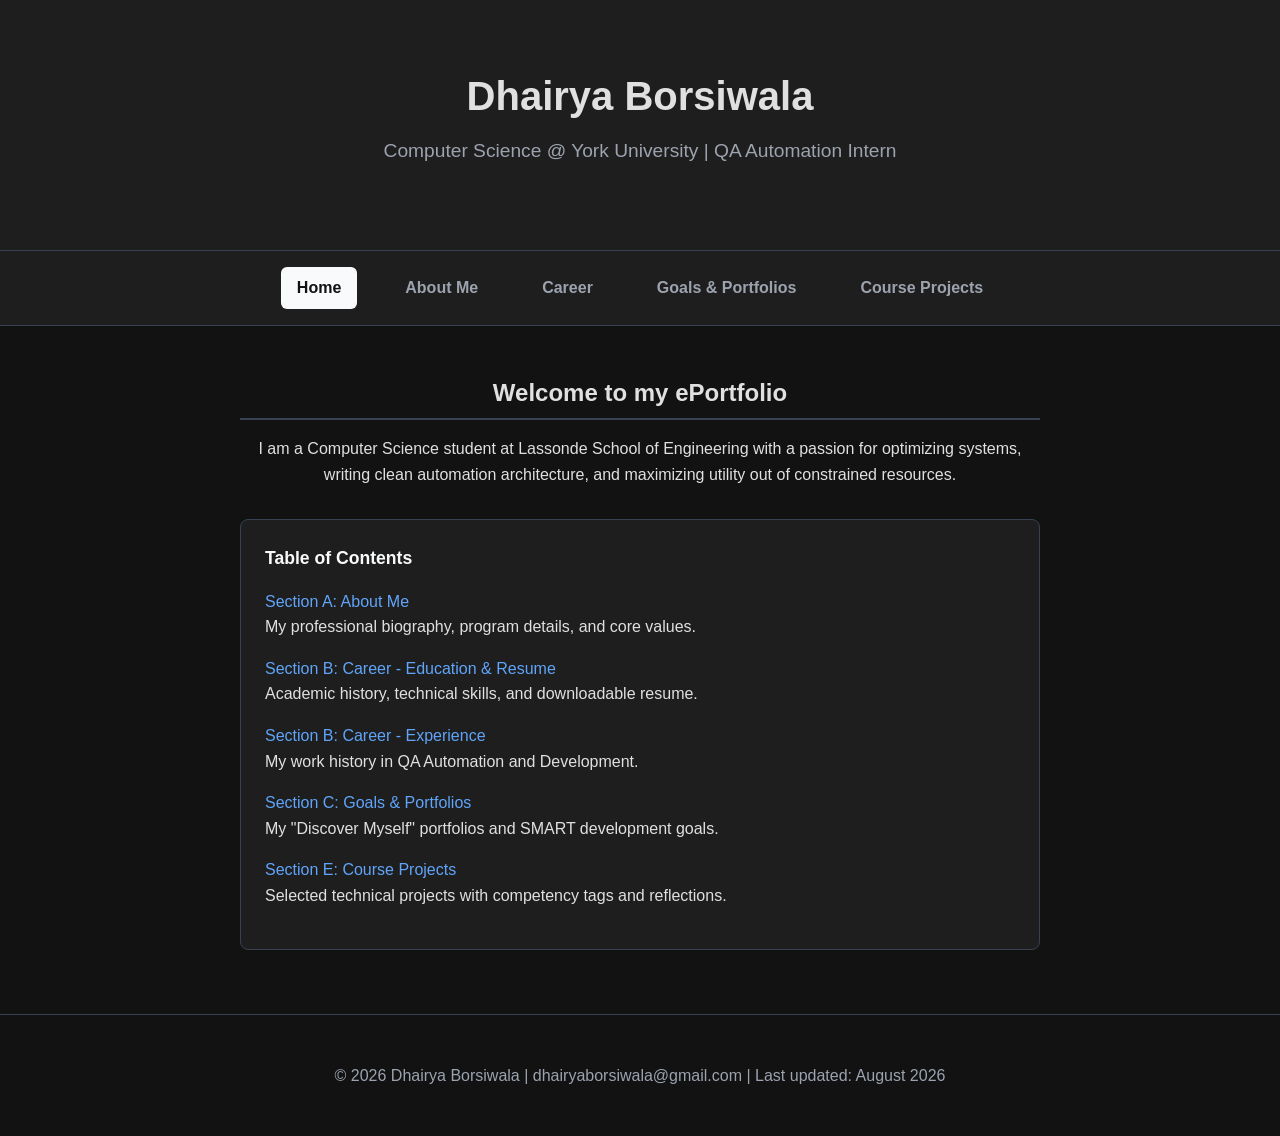
<file: index.html>
<!-- index.html -->
<!DOCTYPE html>
<html lang="en">
<head>
    <meta charset="UTF-8">
    <meta name="viewport" content="width=device-width, initial-scale=1.0">
    <title>Dhairya Borsiwala | Home</title>
    <link rel="stylesheet" href="style.css">
</head>
<body>

    <header>
        <h1>Dhairya Borsiwala</h1>
        <p>Computer Science @ York University | QA Automation Intern</p>
    </header>

    <nav>
        <a href="index.html" class="active">Home</a>
        <a href="about.html">About Me</a>
        <a href="career.html">Career</a>
        <a href="goals.html">Goals & Portfolios</a>
        <a href="projects.html">Course Projects</a>
    </nav>

    <main>
        <div class="hero-content">
            <h2>Welcome to my ePortfolio</h2>
            <p>I am a Computer Science student at Lassonde School of Engineering with a passion for optimizing systems, writing clean automation architecture, and maximizing utility out of constrained resources.</p>
        </div>

        <div class="toc">
            <h3>Table of Contents</h3>
            <ul>
                <li><a href="about.html">Section A: About Me</a><br>My professional biography, program details, and core values.</li>
                <li><a href="career.html#education">Section B: Career - Education & Resume</a><br>Academic history, technical skills, and downloadable resume.</li>
                <li><a href="career.html#experience">Section B: Career - Experience</a><br>My work history in QA Automation and Development.</li>
                <li><a href="goals.html">Section C: Goals & Portfolios</a><br>My "Discover Myself" portfolios and SMART development goals.</li>
                <li><a href="projects.html">Section E: Course Projects</a><br>Selected technical projects with competency tags and reflections.</li>
            </ul>
        </div>
    </main>

    <footer>
        <p>&copy; 2026 Dhairya Borsiwala | dhairyaborsiwala@gmail.com | Last updated: August 2026</p>
    </footer>

</body>
</html>
</file>
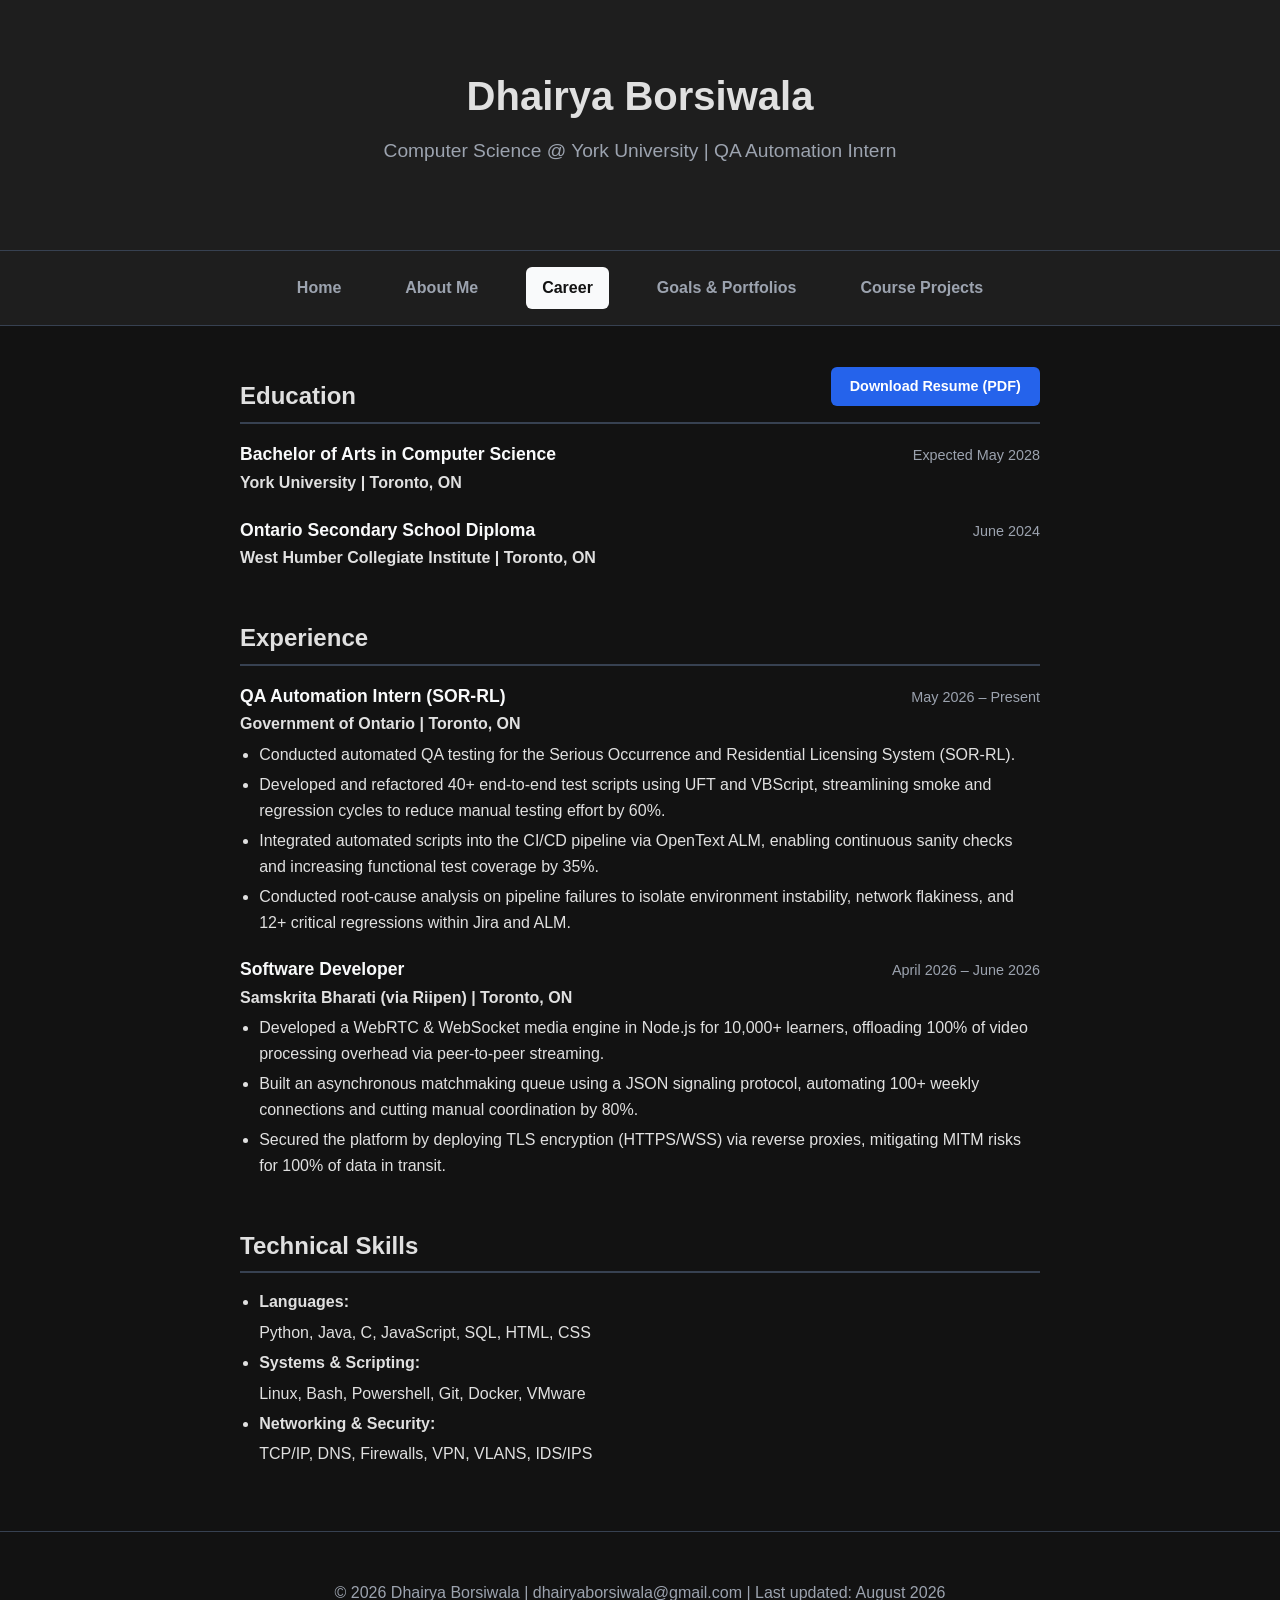
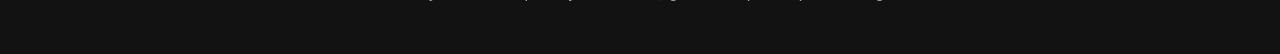
<file: career.html>
<!-- career.html -->
<!DOCTYPE html>
<html lang="en">
<head>
    <meta charset="UTF-8">
    <meta name="viewport" content="width=device-width, initial-scale=1.0">
    <title>Dhairya Borsiwala | Career</title>
    <link rel="stylesheet" href="style.css">
</head>
<body>

    <header>
        <h1>Dhairya Borsiwala</h1>
        <p>Computer Science @ York University | QA Automation Intern</p>
    </header>

    <nav>
        <a href="index.html">Home</a>
        <a href="about.html">About Me</a>
        <a href="career.html" class="active">Career</a>
        <a href="goals.html">Goals & Portfolios</a>
        <a href="projects.html">Course Projects</a>
    </nav>

    <main>
        <section id="education">
            <div class="section-header">
                <h2>Education</h2>
                <a href="resume.pdf" class="btn">Download Resume (PDF)</a>
            </div>
            
            <div class="job">
                <div class="job-header">
                    <h3>Bachelor of Arts in Computer Science</h3>
                    <span class="date">Expected May 2028</span>
                </div>
                <strong>York University | Toronto, ON</strong>
            </div>

            <div class="job">
                <div class="job-header">
                    <h3>Ontario Secondary School Diploma</h3>
                    <span class="date">June 2024</span>
                </div>
                <strong>West Humber Collegiate Institute | Toronto, ON</strong>
            </div>
        </section>

        <section id="experience">
            <h2>Experience</h2>
            
            <div class="job">
                <div class="job-header">
                    <h3>QA Automation Intern (SOR-RL)</h3>
                    <span class="date">May 2026 – Present</span>
                </div>
                <strong>Government of Ontario | Toronto, ON</strong>
                <ul>
                    <li>Conducted automated QA testing for the Serious Occurrence and Residential Licensing System (SOR-RL).</li>
                    <li>Developed and refactored 40+ end-to-end test scripts using UFT and VBScript, streamlining smoke and regression cycles to reduce manual testing effort by 60%.</li>
                    <li>Integrated automated scripts into the CI/CD pipeline via OpenText ALM, enabling continuous sanity checks and increasing functional test coverage by 35%.</li>
                    <li>Conducted root-cause analysis on pipeline failures to isolate environment instability, network flakiness, and 12+ critical regressions within Jira and ALM.</li>
                </ul>
            </div>

            <div class="job">
                <div class="job-header">
                    <h3>Software Developer</h3>
                    <span class="date">April 2026 – June 2026</span>
                </div>
                <strong>Samskrita Bharati (via Riipen) | Toronto, ON</strong>
                <ul>
                    <li>Developed a WebRTC & WebSocket media engine in Node.js for 10,000+ learners, offloading 100% of video processing overhead via peer-to-peer streaming.</li>
                    <li>Built an asynchronous matchmaking queue using a JSON signaling protocol, automating 100+ weekly connections and cutting manual coordination by 80%.</li>
                    <li>Secured the platform by deploying TLS encryption (HTTPS/WSS) via reverse proxies, mitigating MITM risks for 100% of data in transit.</li>
                </ul>
            </div>
        </section>

        <section id="skills">
            <h2>Technical Skills</h2>
            <div class="job">
                <ul>
                    <li><strong>Languages:</strong> Python, Java, C, JavaScript, SQL, HTML, CSS</li>
                    <li><strong>Systems & Scripting:</strong> Linux, Bash, Powershell, Git, Docker, VMware</li>
                    <li><strong>Networking & Security:</strong> TCP/IP, DNS, Firewalls, VPN, VLANS, IDS/IPS</li>
                </ul>
            </div>
        </section>
    </main>

    <footer>
        <p>&copy; 2026 Dhairya Borsiwala | dhairyaborsiwala@gmail.com | Last updated: August 2026</p>
    </footer>

</body>
</html>
</file>
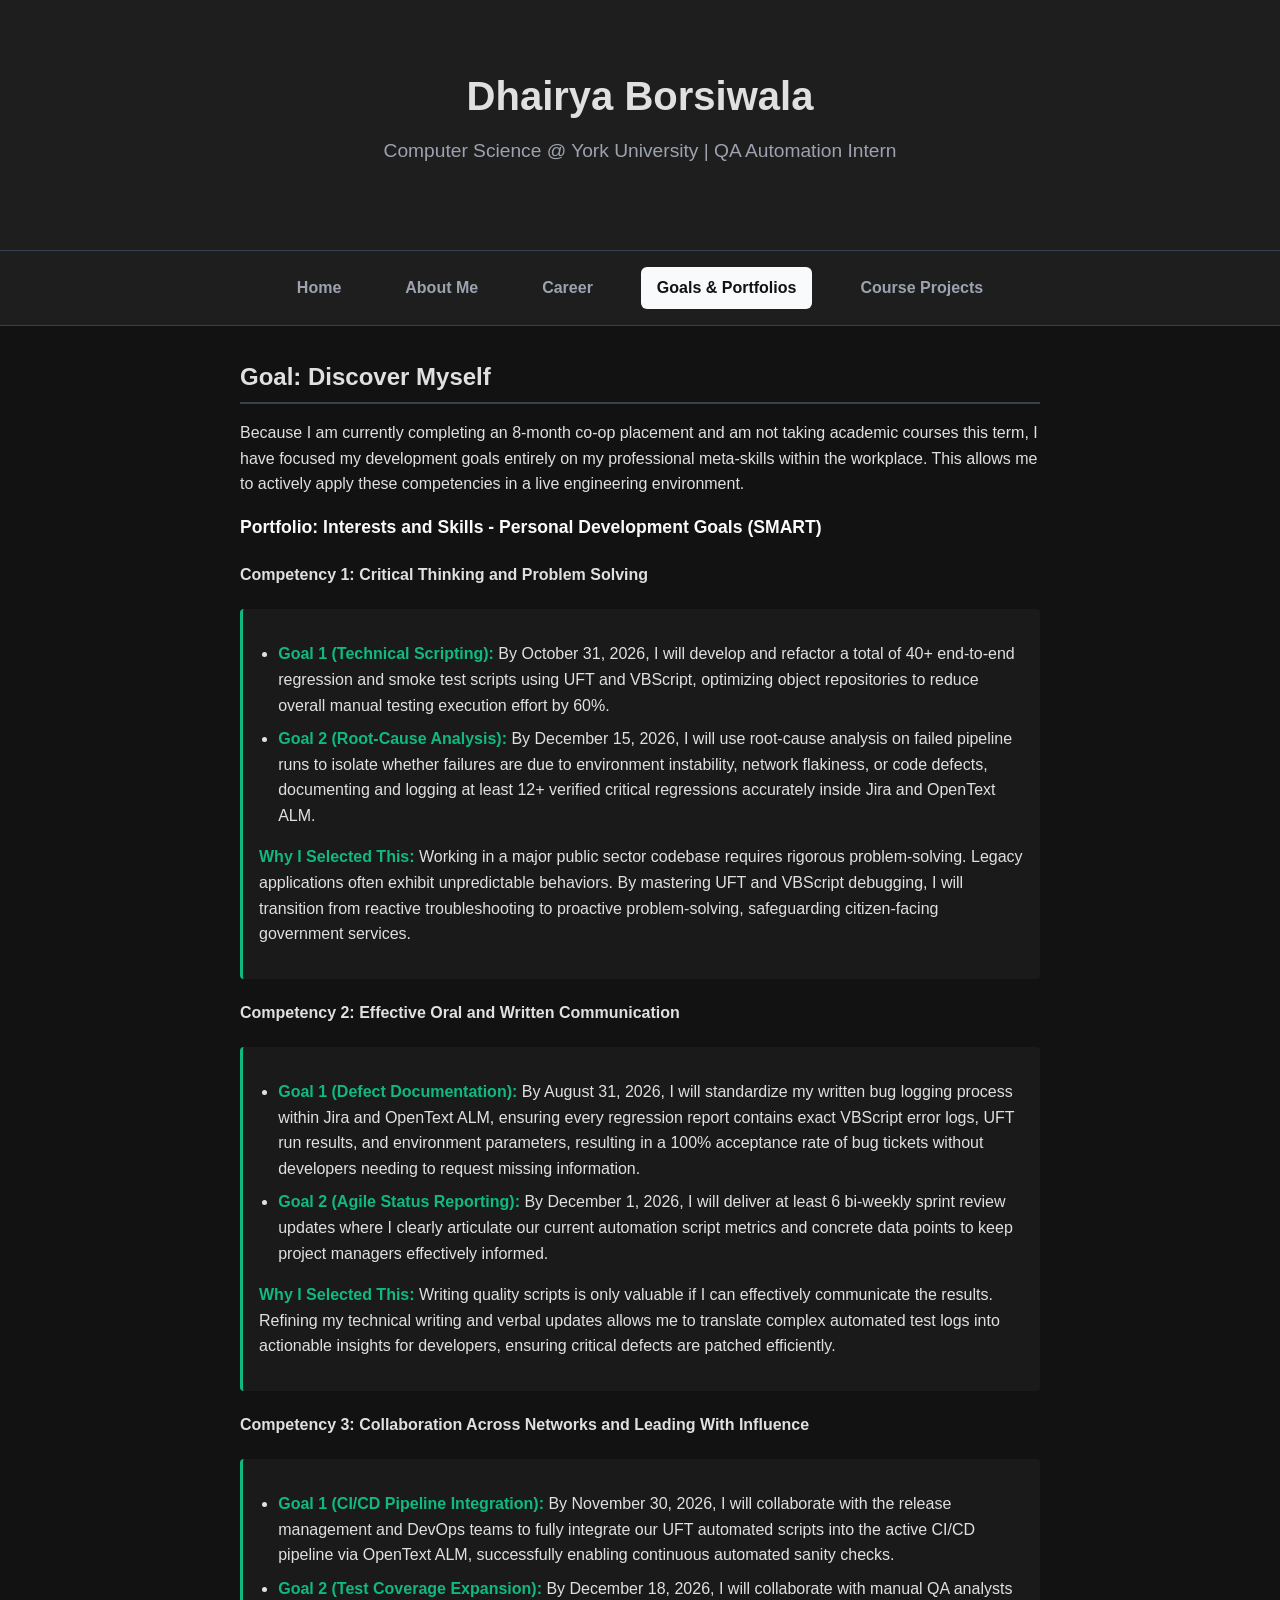
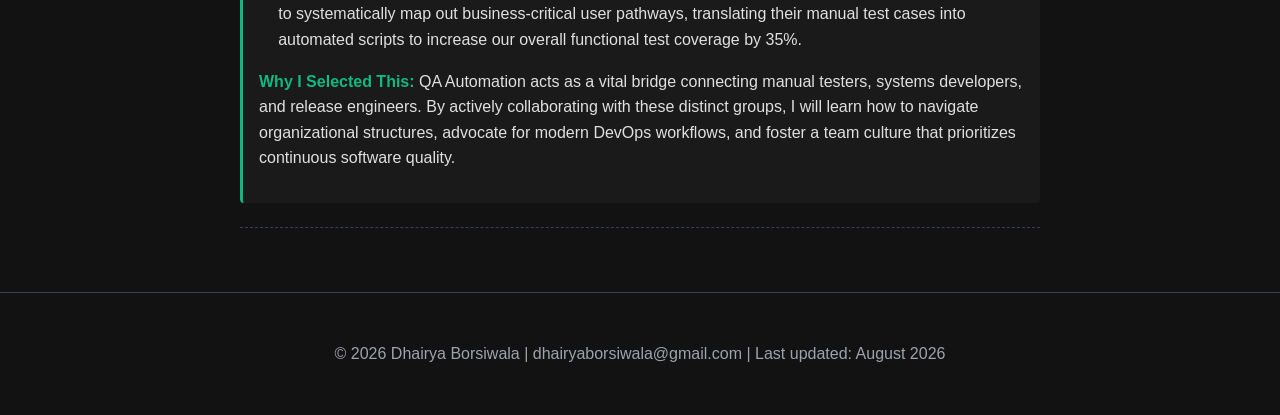
<file: goals.html>
<!-- goals.html -->
<!DOCTYPE html>
<html lang="en">
<head>
    <meta charset="UTF-8">
    <meta name="viewport" content="width=device-width, initial-scale=1.0">
    <title>Dhairya Borsiwala | Goals & Portfolios</title>
    <link rel="stylesheet" href="style.css">
</head>
<body>

    <header>
        <h1>Dhairya Borsiwala</h1>
        <p>Computer Science @ York University | QA Automation Intern</p>
    </header>

    <nav>
        <a href="index.html">Home</a>
        <a href="about.html">About Me</a>
        <a href="career.html">Career</a>
        <a href="goals.html" class="active">Goals & Portfolios</a>
        <a href="projects.html">Course Projects</a>
    </nav>

    <main>
        <section id="goals">
            <h2>Goal: Discover Myself</h2>
            <p>Because I am currently completing an 8-month co-op placement and am not taking academic courses this term, I have focused my development goals entirely on my professional meta-skills within the workplace. This allows me to actively apply these competencies in a live engineering environment.</p>

            <div class="goal-block">
                <h3>Portfolio: Interests and Skills - Personal Development Goals (SMART)</h3>
                
                <h4>Competency 1: Critical Thinking and Problem Solving</h4>
                <div class="reflection">
                    <ul>
                        <li><strong>Goal 1 (Technical Scripting):</strong> By October 31, 2026, I will develop and refactor a total of 40+ end-to-end regression and smoke test scripts using UFT and VBScript, optimizing object repositories to reduce overall manual testing execution effort by 60%.</li>
                        <li><strong>Goal 2 (Root-Cause Analysis):</strong> By December 15, 2026, I will use root-cause analysis on failed pipeline runs to isolate whether failures are due to environment instability, network flakiness, or code defects, documenting and logging at least 12+ verified critical regressions accurately inside Jira and OpenText ALM.</li>
                    </ul>
                    <p><strong>Why I Selected This:</strong> Working in a major public sector codebase requires rigorous problem-solving. Legacy applications often exhibit unpredictable behaviors. By mastering UFT and VBScript debugging, I will transition from reactive troubleshooting to proactive problem-solving, safeguarding citizen-facing government services.</p>
                </div>

                <h4>Competency 2: Effective Oral and Written Communication</h4>
                <div class="reflection">
                    <ul>
                        <li><strong>Goal 1 (Defect Documentation):</strong> By August 31, 2026, I will standardize my written bug logging process within Jira and OpenText ALM, ensuring every regression report contains exact VBScript error logs, UFT run results, and environment parameters, resulting in a 100% acceptance rate of bug tickets without developers needing to request missing information.</li>
                        <li><strong>Goal 2 (Agile Status Reporting):</strong> By December 1, 2026, I will deliver at least 6 bi-weekly sprint review updates where I clearly articulate our current automation script metrics and concrete data points to keep project managers effectively informed.</li>
                    </ul>
                    <p><strong>Why I Selected This:</strong> Writing quality scripts is only valuable if I can effectively communicate the results. Refining my technical writing and verbal updates allows me to translate complex automated test logs into actionable insights for developers, ensuring critical defects are patched efficiently.</p>
                </div>

                <h4>Competency 3: Collaboration Across Networks and Leading With Influence</h4>
                <div class="reflection">
                    <ul>
                        <li><strong>Goal 1 (CI/CD Pipeline Integration):</strong> By November 30, 2026, I will collaborate with the release management and DevOps teams to fully integrate our UFT automated scripts into the active CI/CD pipeline via OpenText ALM, successfully enabling continuous automated sanity checks.</li>
                        <li><strong>Goal 2 (Test Coverage Expansion):</strong> By December 18, 2026, I will collaborate with manual QA analysts to systematically map out business-critical user pathways, translating their manual test cases into automated scripts to increase our overall functional test coverage by 35%.</li>
                    </ul>
                    <p><strong>Why I Selected This:</strong> QA Automation acts as a vital bridge connecting manual testers, systems developers, and release engineers. By actively collaborating with these distinct groups, I will learn how to navigate organizational structures, advocate for modern DevOps workflows, and foster a team culture that prioritizes continuous software quality.</p>
                </div>
            </div>

        </section>
    </main>

    <footer>
        <p>&copy; 2026 Dhairya Borsiwala | dhairyaborsiwala@gmail.com | Last updated: August 2026</p>
    </footer>

</body>
</html>
</file>
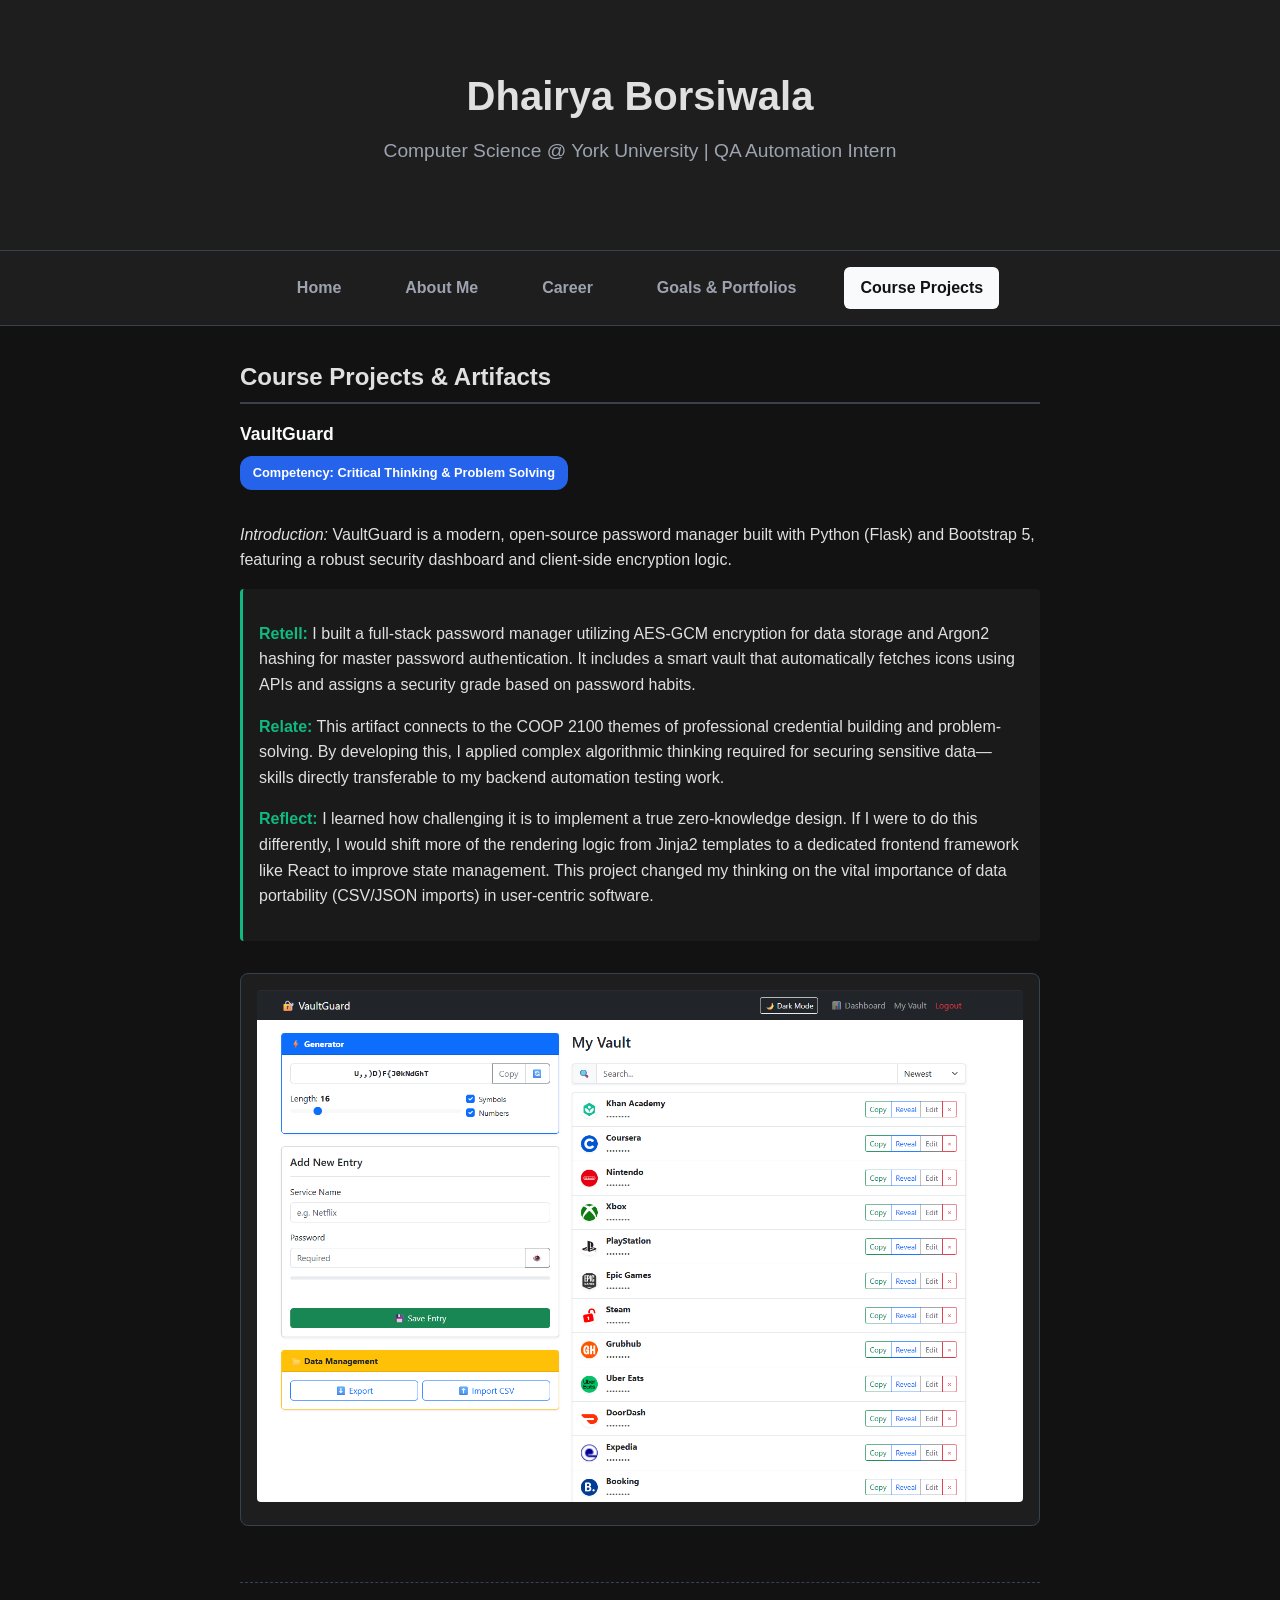
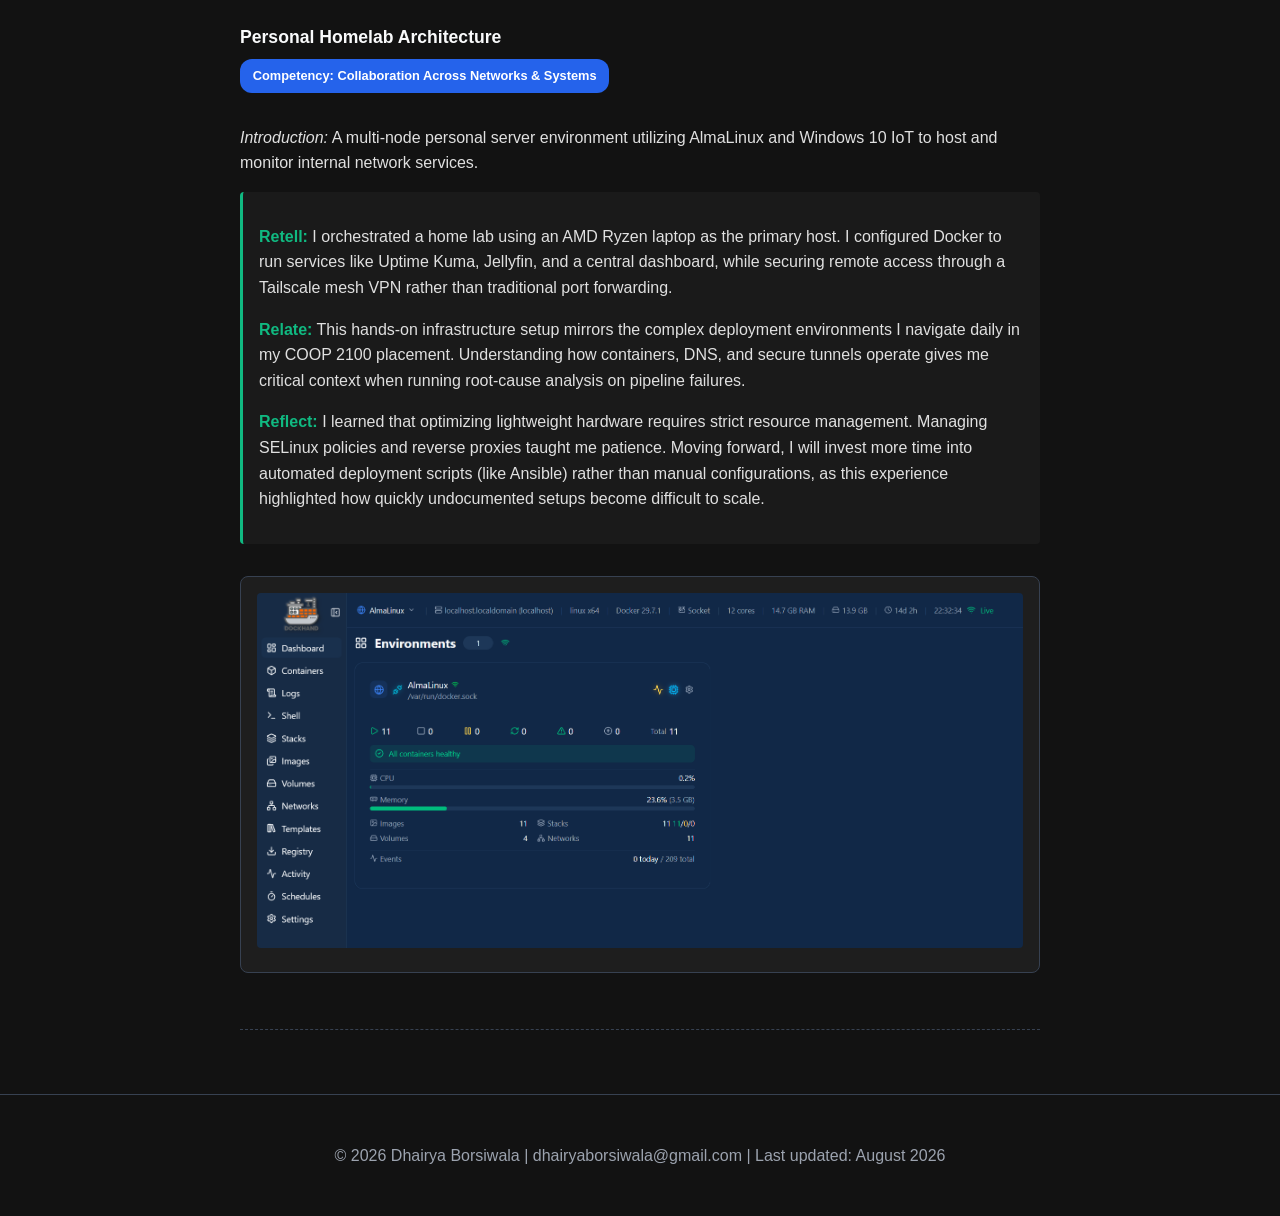
<file: projects.html>
<!-- projects.html -->
<!DOCTYPE html>
<html lang="en">
<head>
    <meta charset="UTF-8">
    <meta name="viewport" content="width=device-width, initial-scale=1.0">
    <title>Dhairya Borsiwala | Course Projects</title>
    <link rel="stylesheet" href="style.css">
</head>
<body>

    <header>
        <h1>Dhairya Borsiwala</h1>
        <p>Computer Science @ York University | QA Automation Intern</p>
    </header>

    <nav>
        <a href="index.html">Home</a>
        <a href="about.html">About Me</a>
        <a href="career.html">Career</a>
        <a href="goals.html">Goals & Portfolios</a>
        <a href="projects.html" class="active">Course Projects</a>
    </nav>

    <main>
        <section id="projects">
            <h2>Course Projects & Artifacts</h2>
            
            <div class="project">
                <div class="project-header">
                    <h3>VaultGuard</h3>
                </div>
                <span class="competency-tag">Competency: Critical Thinking & Problem Solving</span>
                <p><em>Introduction:</em> VaultGuard is a modern, open-source password manager built with Python (Flask) and Bootstrap 5, featuring a robust security dashboard and client-side encryption logic.</p>
                
                <div class="reflection">
                    <p><strong>Retell:</strong> I built a full-stack password manager utilizing AES-GCM encryption for data storage and Argon2 hashing for master password authentication. It includes a smart vault that automatically fetches icons using APIs and assigns a security grade based on password habits.</p>
                    <p><strong>Relate:</strong> This artifact connects to the COOP 2100 themes of professional credential building and problem-solving. By developing this, I applied complex algorithmic thinking required for securing sensitive data—skills directly transferable to my backend automation testing work.</p>
                    <p><strong>Reflect:</strong> I learned how challenging it is to implement a true zero-knowledge design. If I were to do this differently, I would shift more of the rendering logic from Jinja2 templates to a dedicated frontend framework like React to improve state management. This project changed my thinking on the vital importance of data portability (CSV/JSON imports) in user-centric software.</p>
                </div>

                <div class="artifact">
                    <img src="vaultguard.png" alt="VaultGuard Security Dashboard">
                </div>
            </div>

            <div class="project">
                <div class="project-header">
                    <h3>Personal Homelab Architecture</h3>
                </div>
                <span class="competency-tag">Competency: Collaboration Across Networks & Systems</span>
                <p><em>Introduction:</em> A multi-node personal server environment utilizing AlmaLinux and Windows 10 IoT to host and monitor internal network services.</p>
                
                <div class="reflection">
                    <p><strong>Retell:</strong> I orchestrated a home lab using an AMD Ryzen laptop as the primary host. I configured Docker to run services like Uptime Kuma, Jellyfin, and a central dashboard, while securing remote access through a Tailscale mesh VPN rather than traditional port forwarding.</p>
                    <p><strong>Relate:</strong> This hands-on infrastructure setup mirrors the complex deployment environments I navigate daily in my COOP 2100 placement. Understanding how containers, DNS, and secure tunnels operate gives me critical context when running root-cause analysis on pipeline failures.</p>
                    <p><strong>Reflect:</strong> I learned that optimizing lightweight hardware requires strict resource management. Managing SELinux policies and reverse proxies taught me patience. Moving forward, I will invest more time into automated deployment scripts (like Ansible) rather than manual configurations, as this experience highlighted how quickly undocumented setups become difficult to scale.</p>
                </div>

                <div class="artifact">
                    <img src="dockhand.png" alt="Dockhand Dashboard Interface">
                </div>
            </div>
        </section>
    </main>

    <footer>
        <p>&copy; 2026 Dhairya Borsiwala | dhairyaborsiwala@gmail.com | Last updated: August 2026</p>
    </footer>

</body>
</html>
</file>
<file: style.css>
/* style.css */
:root {
    --bg-color: #121212;
    --surface-color: #1e1e1e;
    --text-primary: #e0e0e0;
    --text-secondary: #9ca3af;
    --accent: #f9fafb; 
    --border: #374151;
}

body {
    font-family: -apple-system, BlinkMacSystemFont, "Segoe UI", Roboto, Helvetica, Arial, sans-serif;
    background-color: var(--bg-color);
    color: var(--text-primary);
    line-height: 1.6;
    margin: 0;
    padding: 0;
}

/* Global Link Styles for Dark Mode */
a {
    color: #60a5fa; 
    text-decoration: none;
    transition: color 0.2s ease-in-out;
}

a:visited {
    color: #a78bfa;
}

a:hover {
    color: #93c5fd;
    text-decoration: underline;
}

header {
    background-color: var(--surface-color);
    padding: 4rem 2rem;
    text-align: center;
    border-bottom: 1px solid var(--border);
}

header h1 {
    margin: 0;
    font-size: 2.5rem;
    color: var(--text-primary);
}

header p {
    color: var(--text-secondary);
    font-size: 1.2rem;
    margin-top: 0.5rem;
}

nav {
    display: flex;
    justify-content: center;
    gap: 2rem;
    padding: 1rem;
    background: var(--surface-color);
    position: sticky;
    top: 0;
    z-index: 100;
    border-bottom: 1px solid var(--border);
}

nav a {
    color: var(--text-secondary);
    text-decoration: none;
    font-weight: 600;
    transition: color 0.2s, background-color 0.2s;
    padding: 0.5rem 1rem;
    border-radius: 6px;
}

nav a:visited {
    color: var(--text-secondary);
}

nav a:hover, nav a.active {
    color: var(--bg-color);
    background-color: var(--accent);
    text-decoration: none;
}

main {
    max-width: 800px;
    margin: 2rem auto;
    padding: 0 2rem;
    min-height: 60vh;
}

section {
    margin-bottom: 3rem;
}

h2 {
    border-bottom: 2px solid var(--border);
    padding-bottom: 0.4rem;
    margin-bottom: 1rem;
    color: var(--text-primary);
}

.section-header {
    display: flex;
    justify-content: space-between;
    align-items: center;
    border-bottom: 2px solid var(--border);
    padding-bottom: 0.4rem;
    margin-bottom: 1rem;
}

.section-header h2 {
    border-bottom: none;
    padding-bottom: 0;
    margin-bottom: 0;
}

h3 {
    color: var(--accent);
    margin: 0;
    font-size: 1.1rem;
}

.btn {
    display: inline-block;
    background: #2563eb;
    color: #ffffff !important;
    font-size: 0.9rem;
    font-weight: 600;
    padding: 0.5rem 1.2rem;
    border-radius: 6px;
    text-decoration: none;
    transition: background 0.2s;
}

.btn:hover {
    background: #1d4ed8;
    text-decoration: none;
}

.toc {
    background: var(--surface-color);
    padding: 1.5rem;
    border-radius: 8px;
    border: 1px solid var(--border);
    margin: 2rem 0;
}

.toc ul {
    list-style-type: none;
    padding-left: 0;
}

.toc li {
    margin-bottom: 1rem;
}

.quick-facts {
    background: var(--surface-color);
    padding: 1.5rem;
    border-left: 4px solid var(--accent);
    margin-bottom: 2rem;
    border-radius: 4px;
}

.artifact {
    background: var(--surface-color);
    padding: 1rem;
    border-radius: 8px;
    margin: 2rem 0;
    border: 1px solid var(--border);
}

.artifact img {
    width: 100%;
    height: auto;
    border-radius: 4px;
}

.artifact p {
    font-size: 0.9rem;
    color: var(--text-secondary);
    text-align: center;
    margin-top: 1rem;
    font-style: italic;
}

/* Tight career spacing */
.job {
    margin-bottom: 1.25rem;
    padding-bottom: 0;
    border-bottom: none;
}

.job strong {
    display: block;
    margin-top: 0.1rem;
    margin-bottom: 0.3rem;
}

.job ul {
    padding-left: 1.2rem;
    margin-top: 0.3rem;
    margin-bottom: 0;
}

.job li {
    margin-bottom: 0.3rem;
}

.job-header {
    display: flex;
    justify-content: space-between;
    align-items: baseline;
    margin-bottom: 0;
}

/* Original spacious layout for projects and goals */
.project, .goal-block {
    margin-bottom: 2.5rem;
    padding-bottom: 1.5rem;
    border-bottom: 1px dashed var(--border);
}

.project ul, .goal-block ul {
    padding-left: 1.2rem;
}

.project li, .goal-block li {
    margin-bottom: 0.5rem;
}

.project-header {
    display: flex;
    justify-content: space-between;
    align-items: baseline;
    margin-bottom: 0.5rem;
}

.date {
    color: var(--text-secondary);
    font-size: 0.9rem;
}

.competency-tag {
    display: inline-block;
    background: #2563eb;
    color: #ffffff !important;
    font-size: 0.8rem;
    font-weight: bold;
    padding: 0.4rem 0.8rem;
    border-radius: 12px;
    margin-bottom: 1rem;
}

.reflection {
    background: #1a1a1a;
    padding: 1rem;
    border-left: 3px solid #10b981;
    margin-top: 1rem;
    border-radius: 4px;
}

.reflection strong {
    color: #10b981;
    display: inline;
    margin: 0;
}

.hero-content {
    text-align: center;
    margin-top: 3rem;
}

footer {
    text-align: center;
    padding: 2rem;
    color: var(--text-secondary);
    border-top: 1px solid var(--border);
    margin-top: 4rem;
}
</file>
